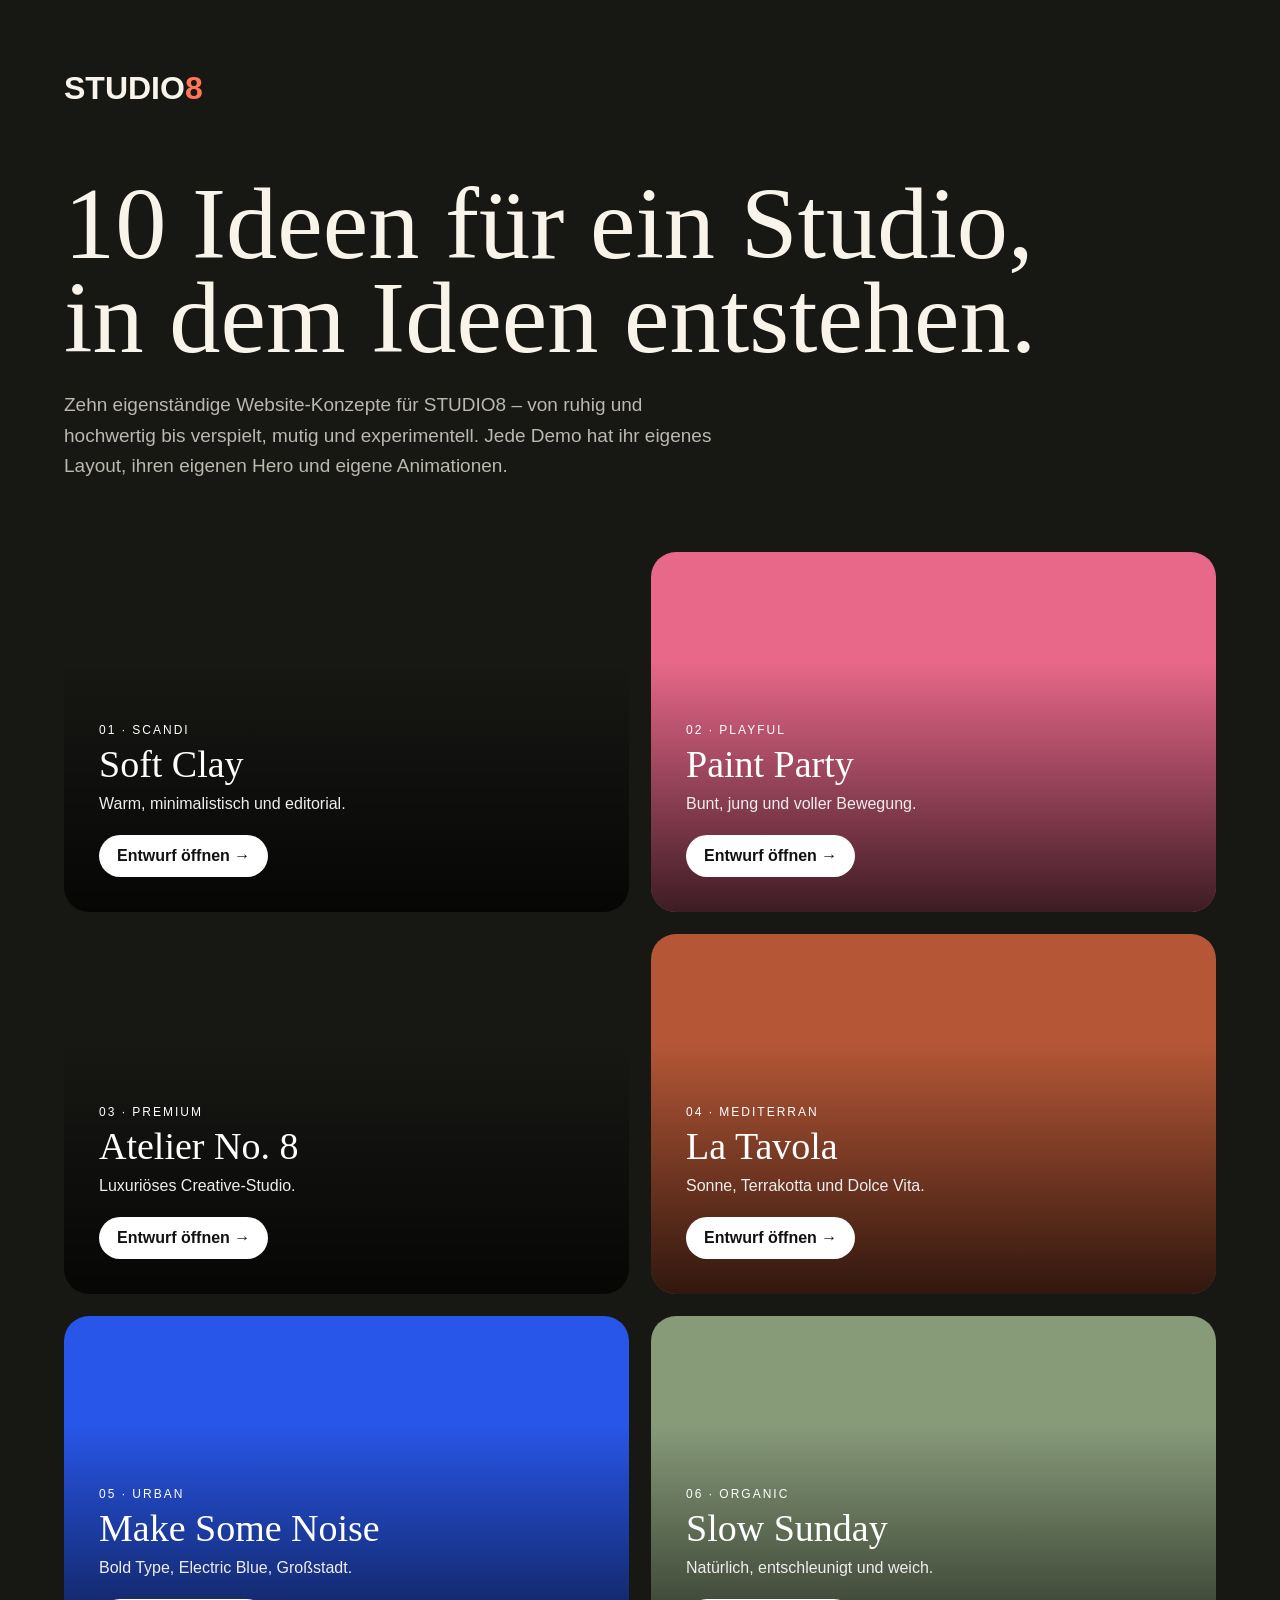
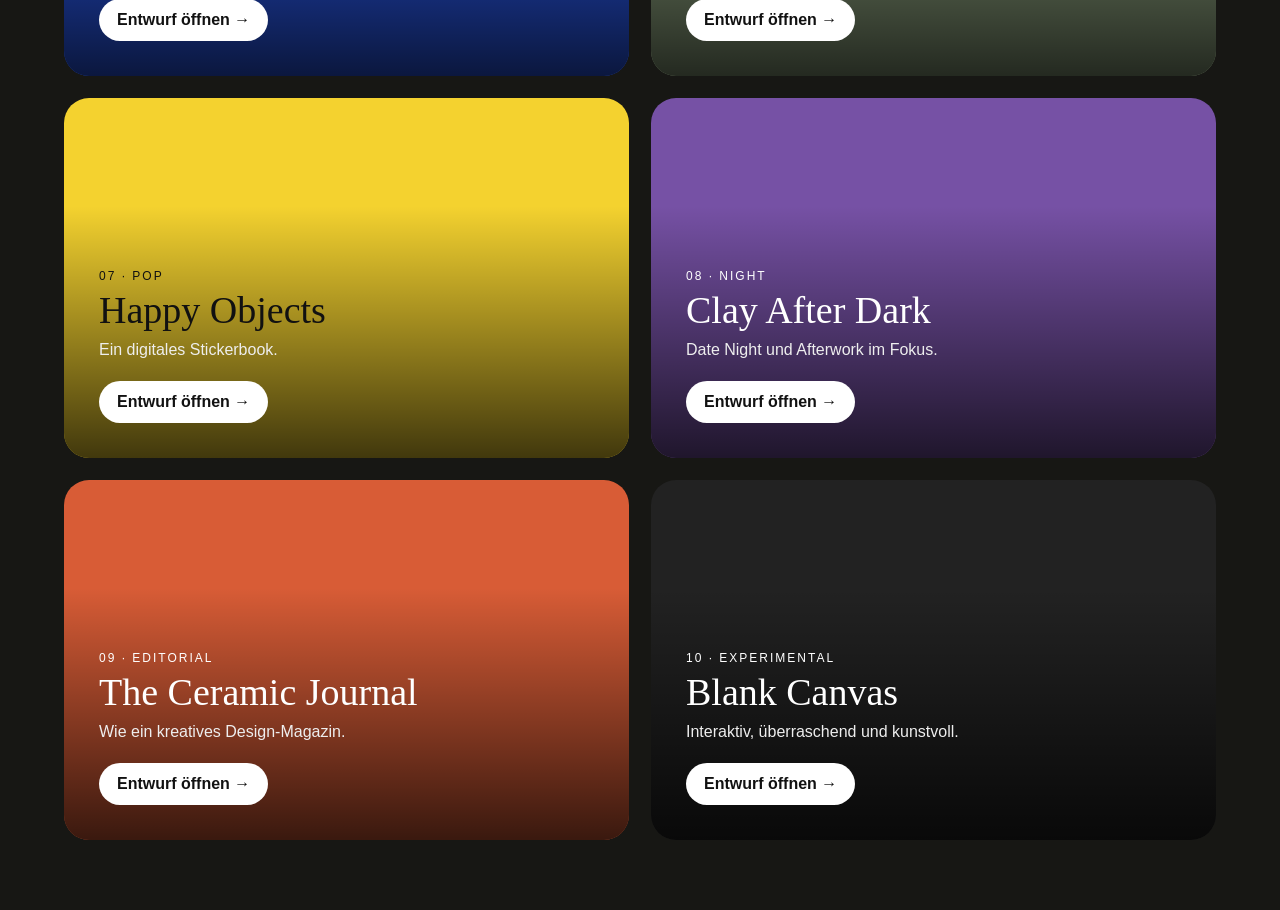
<file: index.html>
<!doctype html><html lang="de"><head><meta charset="utf-8"><meta name="viewport" content="width=device-width,initial-scale=1"><title>STUDIO8 · 10 Website Konzepte</title><style>*{box-sizing:border-box}body{margin:0;background:#171714;color:#f8f4ea;font:16px Arial,sans-serif}.wrap{max-width:1300px;margin:auto;padding:70px 5vw}.logo{font-size:32px;font-weight:800}.logo i{color:#ff7657;font-style:normal}h1{font:500 clamp(52px,8vw,110px) Georgia;line-height:.92;margin:70px 0 25px;max-width:1000px}p{color:#bbb8ae;line-height:1.6}.intro{max-width:650px;font-size:19px}.grid{display:grid;grid-template-columns:repeat(2,1fr);gap:22px;margin-top:70px}.card{min-height:360px;border-radius:25px;padding:35px;display:flex;flex-direction:column;justify-content:flex-end;position:relative;overflow:hidden;color:white;background:#333}.card:before{content:'';position:absolute;inset:0;background:linear-gradient(0deg,#000b,transparent 70%);z-index:1}.card>*{position:relative;z-index:2}.card h2{font:500 38px Georgia;margin:5px 0}.card p{color:#eee;margin:0 0 18px}.card a{align-self:flex-start;background:white;color:#111;padding:12px 18px;border-radius:50px;text-decoration:none;font-weight:bold}.c1{background:url('https://images.unsplash.com/photo-1610701596007-11502861dcfa?auto=format&fit=crop&w=1000&q=80') center/cover}.c2{background:#e86889}.c3{background:url('https://images.unsplash.com/photo-1565193566173-7a0ee3dbe261?auto=format&fit=crop&w=1000&q=80') center/cover}.c4{background:#b55736}.c5{background:#2856e8}.c6{background:#879b79}.c7{background:#f4d22f;color:#111}.c8{background:#7651a5}.c9{background:#d85c36}.c10{background:#222}.num{font-size:12px;letter-spacing:2px}@media(max-width:700px){.grid{grid-template-columns:1fr}.card{min-height:320px}}</style></head><body><div class="wrap"><div class="logo">STUDIO<i>8</i></div><h1>10 Ideen für ein Studio, in dem Ideen entstehen.</h1><p class="intro">Zehn eigenständige Website-Konzepte für STUDIO8 – von ruhig und hochwertig bis verspielt, mutig und experimentell. Jede Demo hat ihr eigenes Layout, ihren eigenen Hero und eigene Animationen.</p><div class="grid"><article class="card c1"><span class="num">01 · SCANDI</span><h2>Soft Clay</h2><p>Warm, minimalistisch und editorial.</p><a href="concepts/01-soft-clay.html">Entwurf öffnen →</a></article><article class="card c2"><span class="num">02 · PLAYFUL</span><h2>Paint Party</h2><p>Bunt, jung und voller Bewegung.</p><a href="concepts/02-paint-party.html">Entwurf öffnen →</a></article><article class="card c3"><span class="num">03 · PREMIUM</span><h2>Atelier No. 8</h2><p>Luxuriöses Creative-Studio.</p><a href="concepts/03-atelier.html">Entwurf öffnen →</a></article><article class="card c4"><span class="num">04 · MEDITERRAN</span><h2>La Tavola</h2><p>Sonne, Terrakotta und Dolce Vita.</p><a href="concepts/04-la-tavola.html">Entwurf öffnen →</a></article><article class="card c5"><span class="num">05 · URBAN</span><h2>Make Some Noise</h2><p>Bold Type, Electric Blue, Großstadt.</p><a href="concepts/05-urban.html">Entwurf öffnen →</a></article><article class="card c6"><span class="num">06 · ORGANIC</span><h2>Slow Sunday</h2><p>Natürlich, entschleunigt und weich.</p><a href="concepts/06-slow-sunday.html">Entwurf öffnen →</a></article><article class="card c7"><span class="num">07 · POP</span><h2>Happy Objects</h2><p>Ein digitales Stickerbook.</p><a href="concepts/07-happy-objects.html">Entwurf öffnen →</a></article><article class="card c8"><span class="num">08 · NIGHT</span><h2>Clay After Dark</h2><p>Date Night und Afterwork im Fokus.</p><a href="concepts/08-after-dark.html">Entwurf öffnen →</a></article><article class="card c9"><span class="num">09 · EDITORIAL</span><h2>The Ceramic Journal</h2><p>Wie ein kreatives Design-Magazin.</p><a href="concepts/09-journal.html">Entwurf öffnen →</a></article><article class="card c10"><span class="num">10 · EXPERIMENTAL</span><h2>Blank Canvas</h2><p>Interaktiv, überraschend und kunstvoll.</p><a href="concepts/10-blank-canvas.html">Entwurf öffnen →</a></article></div></div></body></html>
</file>
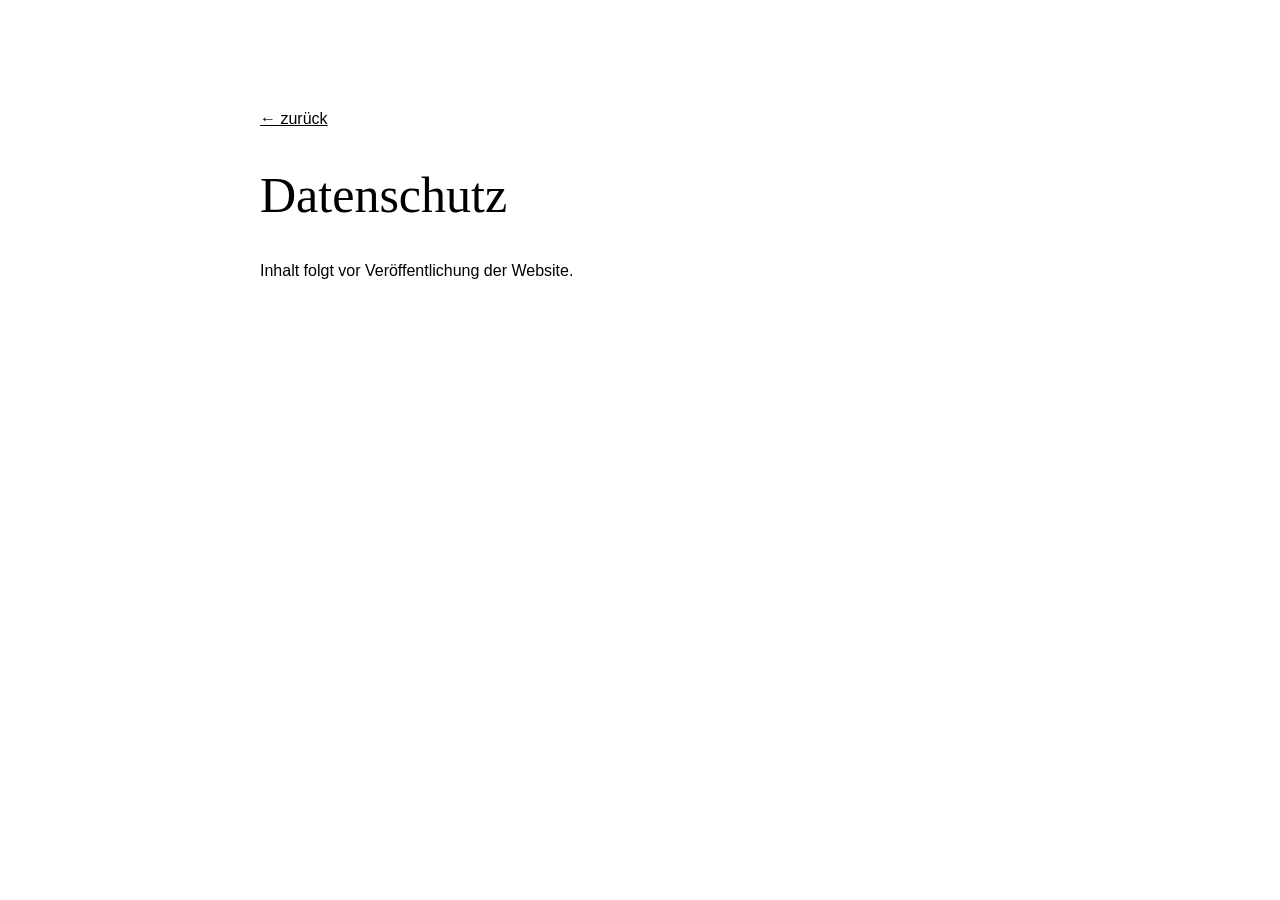
<file: datenschutz.html>
<!doctype html><html lang="de"><head><meta charset="utf-8"><meta name="viewport" content="width=device-width,initial-scale=1"><title>STUDIO8 · Datenschutz</title><style>body{font:16px Arial;max-width:760px;margin:80px auto;padding:25px;line-height:1.7}a{color:inherit}h1{font:50px Georgia}</style></head><body><a href="javascript:history.back()">← zurück</a><h1>Datenschutz</h1><p>Inhalt folgt vor Veröffentlichung der Website.</p></body></html>
</file>
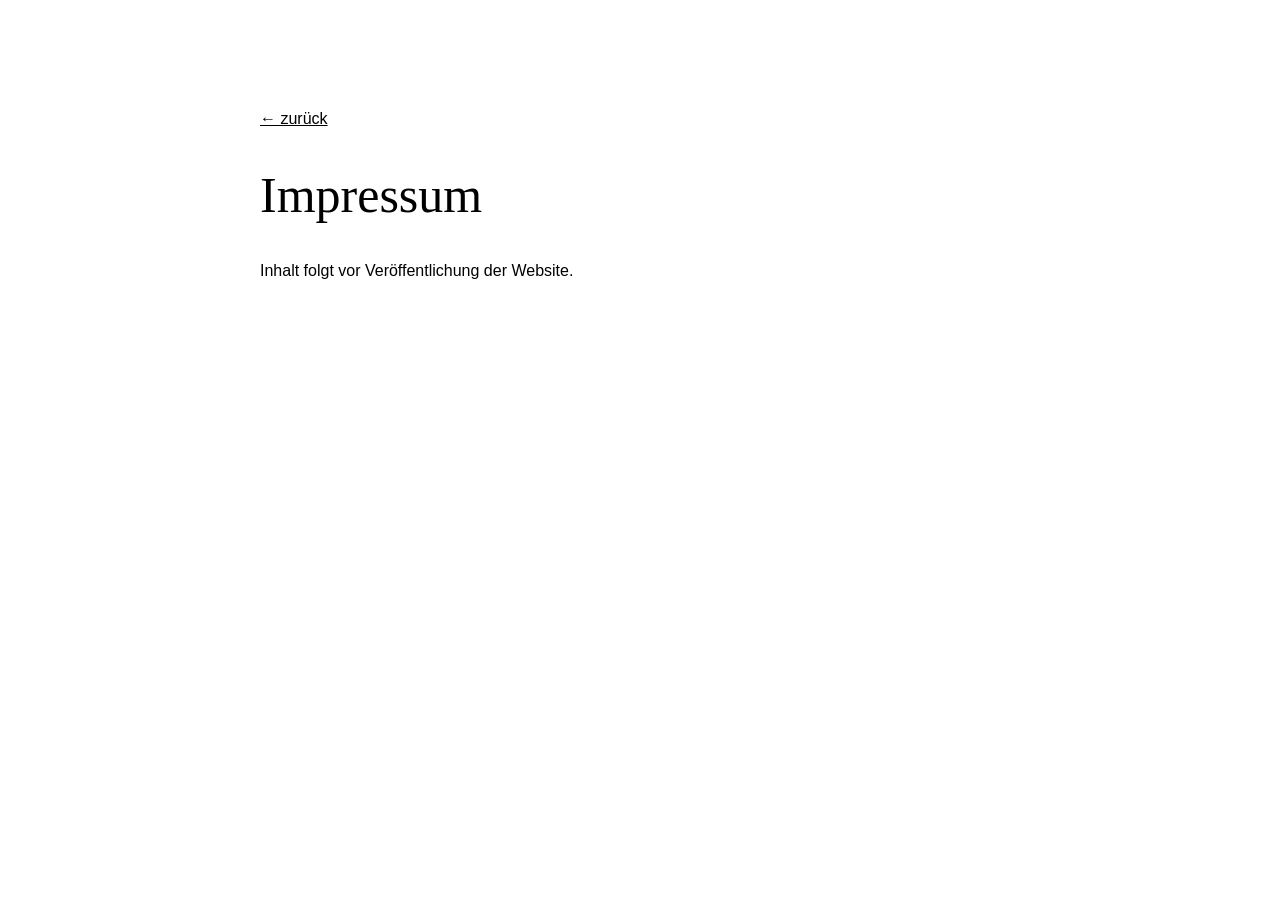
<file: impressum.html>
<!doctype html><html lang="de"><head><meta charset="utf-8"><meta name="viewport" content="width=device-width,initial-scale=1"><title>STUDIO8 · Impressum</title><style>body{font:16px Arial;max-width:760px;margin:80px auto;padding:25px;line-height:1.7}a{color:inherit}h1{font:50px Georgia}</style></head><body><a href="javascript:history.back()">← zurück</a><h1>Impressum</h1><p>Inhalt folgt vor Veröffentlichung der Website.</p></body></html>
</file>
